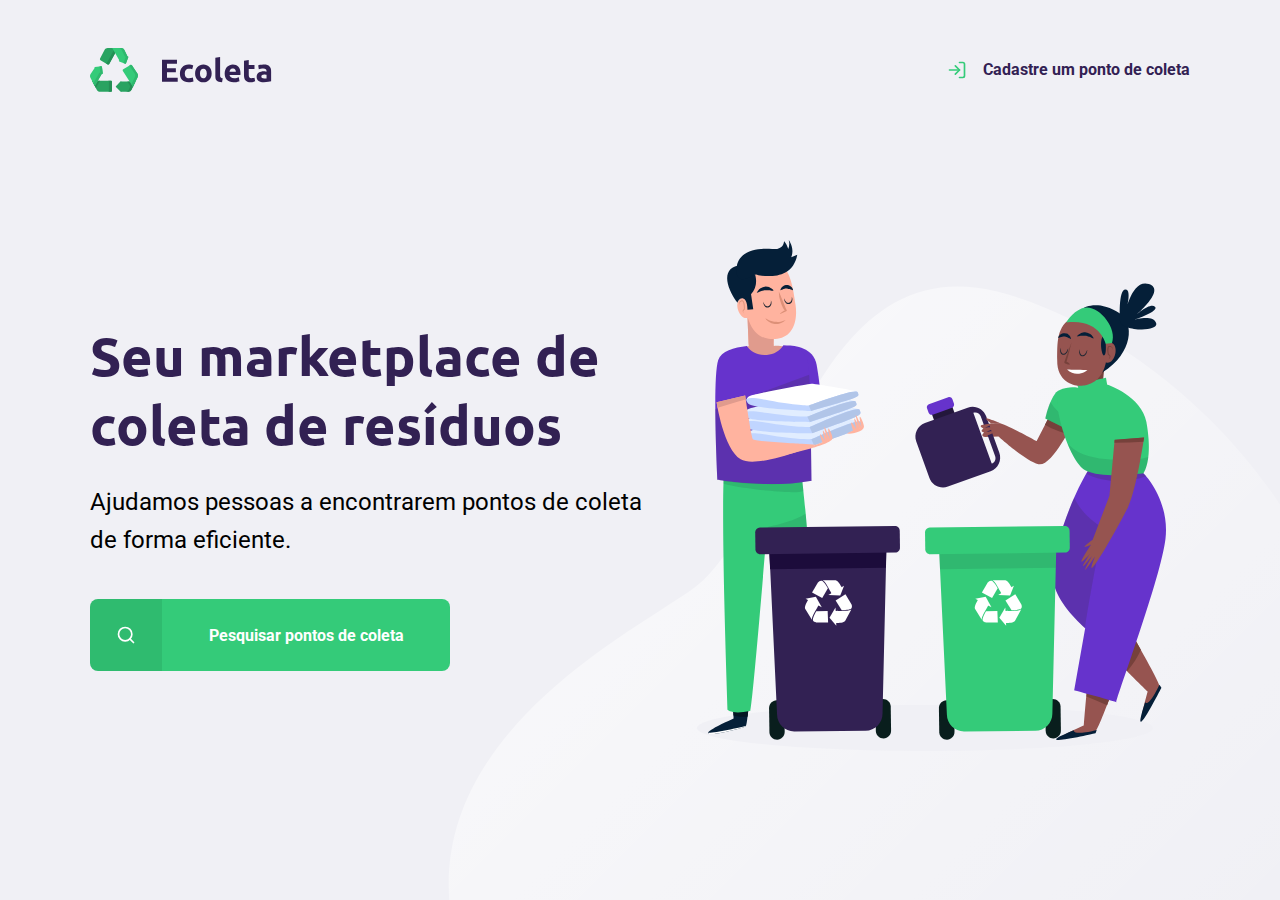
<file: index.html>
<!DOCTYPE html>
<html lang="pt_br">
<head>
    <meta charset="UTF-8">
    <meta name="viewport" content="width=device-width, initial-scale=1.0">
    <title>Ecoleta</title>


    <link href="https://fonts.googleapis.com/css2?family=Roboto:wght@300;700&family=Ubuntu:wght@700&display=swap" rel="stylesheet">
    
    <link rel="stylesheet" href="/styles/main.css">
    <link rel="stylesheet" href="/styles/home.css">
    <link rel="stylesheet" href="/styles/responsive.css">



</head>
<body>

    <div id="page-home">

        <div class="content">

            <header>
                <img src="/assets/logo.svg" alt="Logomarca">
                <a href="https://google.com.br">
                    <span></span>
                    Cadastre um ponto de coleta
                </a>
            </header>

            <main>
                <h1>Seu marketplace de coleta de resíduos</h1>
    
                <p>Ajudamos pessoas a encontrarem pontos de coleta de forma eficiente.</p>    
        
                <a href="#"><span></span><strong>Pesquisar pontos de coleta</strong></a>
            </main>
    
        </div>

    </div>

    
        
</body>
</html>
</file>
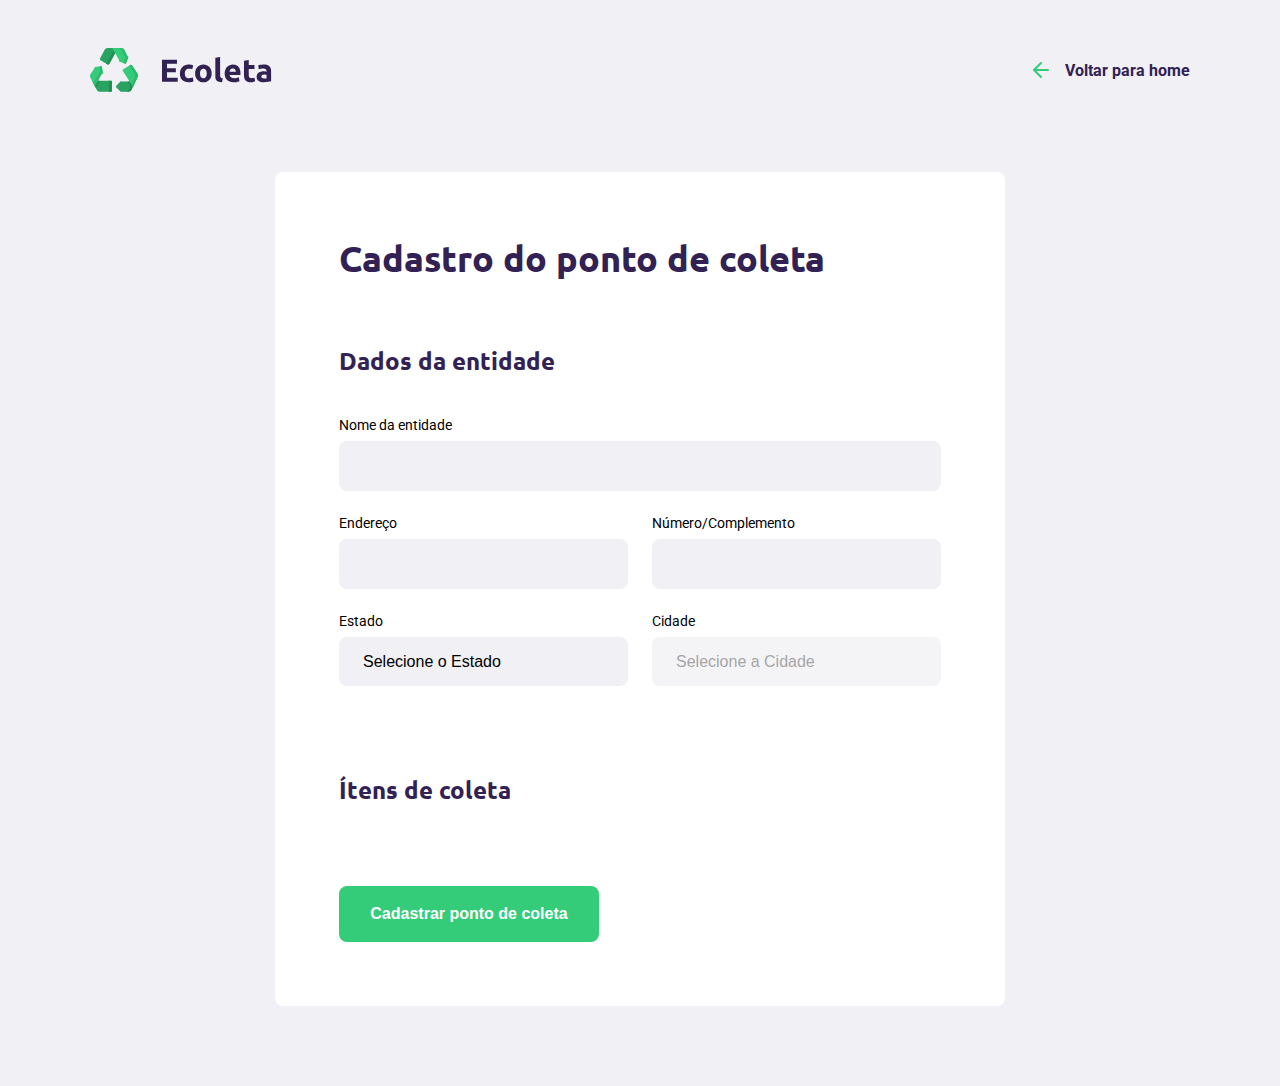
<file: create-point.html>
<!DOCTYPE html>
<html lang="pt_br">

<head>
    <meta charset="UTF-8">
    <meta name="viewport" content="width=device-width, initial-scale=1.0">
    <title>Criar um ponto de coleta</title>


    <link href="https://fonts.googleapis.com/css2?family=Roboto:wght@300;700&family=Ubuntu:wght@700&display=swap" rel="stylesheet">
    
    <link rel="stylesheet" href="/styles/main.css">
    <link rel="stylesheet" href="/styles/create-point.css">

    <link rel="stylesheet" href="/styles/responsive.css">



</head>
<body>

    <div id="page-create-point">

            <header>
                <img src="/assets/logo.svg" alt="Logomarca">
                <a href="https://google.com.br">
                    <span></span>
                    Voltar para home
                </a>
            </header>

            <form action="">

                <h1>Cadastro do ponto de coleta</h1>

                <fieldset>
                    <legend>
                        <h2>Dados da entidade</h2>
                    </legend>
                    
                    <div class="field">
                        <label for="name">Nome da entidade</label>
                        <input type="text" name="name">
                    </div>

                    <div class="field-group">
                        <div class="field">
                            <label for="address">Endereço</label>
                            <input type="text" name="address">
                        </div>
                        <div class="field">
                            <label for="address2">Número/Complemento</label>
                            <input type="text" name="address2">
                        </div>
                    </div>

                    <div class="field-group">
                        <div class="field">
                            <label for="state">Estado</label>
                            <select name="uf">
                                <option value="">Selecione o Estado</option>

                            </select>

                            <input type="hidden" name="state">
                        </div>
                        <div class="field">
                            <label for="city">Cidade</label>
                            <select name="city" disabled>
                                <option value="">Selecione a Cidade</option>
                                
                            </select>
                        </div>
                        
                    </div>
                    
                </fieldset>

                <fieldset>
                    <legend>
                        <h2>Ítens de coleta</h2>
                    </legend>
                </fieldset>

                <button type="submit">Cadastrar ponto de coleta</button>

            </form>
    

    </div>

    <script src="/scripts/create-point.js"></script>    
        
</body>
</html>
</file>
<file: styles/main.css>
:root{
--title-color: #322153;
--primary-color: #34cb79;
}

*{
    margin: 0;
    padding: 0;
    box-sizing: border-box;
}

html{
    font-family: Roboto, sans-serif;
}

body {
    background: #f0f0f5;
    -webkit-font-smoothing: antialiased;
}

a{
    text-decoration: none;
}

h1, h2, h3, h4, h5, h6 {
    font-family: Ubuntu, sans-serif;
    color: var(--title-color);
}

/*  BOX MODEL   */
</file>
<file: styles/home.css>
#page-home {
    height: 100vh;
    background: url('../assets/home-background.svg') no-repeat;
    background-position: 35vw bottom;
}

#page-home .content {
    width: 90%;
    max-width: 1100px;
    height: 100%;

    margin: 0 auto;
    display: flex;
    flex-direction: column;
}

#page-home header {
    margin-top: 48px;
    display: flex;
    align-items: center;
    justify-content: space-between;    
}

#page-home header a{
    display: flex;
    color: var(--title-color);
    font-weight: 700;
}

#page-home header a span {
    display: flex;
    margin-right: 16px;
    background-image: url('../assets/log-in.svg');
    width: 20px;
    height: 20px;
}

#page-home main{ 
    max-width: 560px;
    flex: 1;
    display: flex;
    flex-direction: column;
    justify-content: center;
}

#page-home main h1{
    font-size: 54px;
}

#page-home main p {
    font-size: 24px;
    line-height: 38px;
    margin-top: 24px;
}

#page-home main a {
    width: 100%;
    max-width: 360px;
    height: 72px;
    border-radius: 8px;
    display: flex;
    align-items: center;
    margin-top: 40px;
    background-color: var(--primary-color);
    transition: 400ms;
}

#page-home main a:hover {
    background-color: #2fb86e;
}

#page-home main a span {
    width: 72px;
    height: 72px;
    background-color: rgba(0, 0, 0, 0.08);
    border-top-left-radius: 8px;
    border-bottom-left-radius: 8px;
    display: flex;
    align-items: center;
    justify-content: center;
}

#page-home main a span::after {
    content: "";
    background-image: url('../assets/search.svg');
    width: 20px;
    height: 20px;
}

#page-home main a strong {
    flex: 1;
    text-align: center;
    color: white;
}
</file>
<file: styles/responsive.css>
@media (max-width: 900px) {
    #page-home {
        background-position-x: 70vw;
    }

    #page-home .content {
        align-items: center;
        text-align: center;
    }

    #page-home header a {
        position: absolute;
        bottom: 48px;

        left: 50%;
        transform: translateX(-50%);
    }

    #page-home main {
        align-items: center;
    }
}

@media (min-width: 1700px) {
    #page-home{
        background-position-x: 40vw;
    }     
}

@media (max-height: 760px) {
    #page-home{
        background-position-y: 200px;
    }
}
</file>
<file: styles/create-point.css>
#page-create-point {
    width: 90%;
    max-width: 1100px;

    margin: 0 auto;
}

#page-create-point header {
    margin-top: 48px;

    display: flex;
    justify-content: space-between;
    align-items: center;
}

#page-create-point header a {
    color: var(--title-color);
    font-weight: bold;

    display: flex;
    align-items: center;
}

#page-create-point header a span {
    margin-right: 16px;
    background-image: url(../assets/arrow-left.svg);

    display: flex;

    width: 20px;
    height: 24px;
}

form {
    background-color: white;
    margin: 80px auto;
    padding: 64px;
    border-radius: 8px;
    max-width: 730px;
}

form h1 {
    font-size: 36px;
}

form fieldset {
    margin-top:  64px;

    border: 0;
}

form legend {
    margin-bottom: 40px;
}

form legend h2 {
    font-size: 24px;
}

form .field {
    flex: 1;
    display: flex;
    flex-direction: column;

    margin-bottom: 24px;
}

form .field-group {
    display: flex;
}

form input,
form select {
    background-color: #f0f0f5;

    border: 0;
    padding: 16px 24px;
    font-size: 16px;

    border-radius: 8px;

    outline: none;
}

form select {
    -webkit-appearance: none;
    -moz-appearance: none;
    appearance: none;
}

form label {
    font-size: 14px;
    margin-bottom: 8px;
}

form .field-group .field + .field {
    margin-left: 24px;
}

form button {
    width: 260px;
    height: 56px;
    background-color: var(--primary-color);
    border-radius: 8px;
    color: white;
    font-weight: bold;
    font-size: 16px;
    border: 0;
    margin-top: 40px;
    transition: background-color 400ms;
}

form button:hover {
    background-color: #2fb86e;
}
</file>
